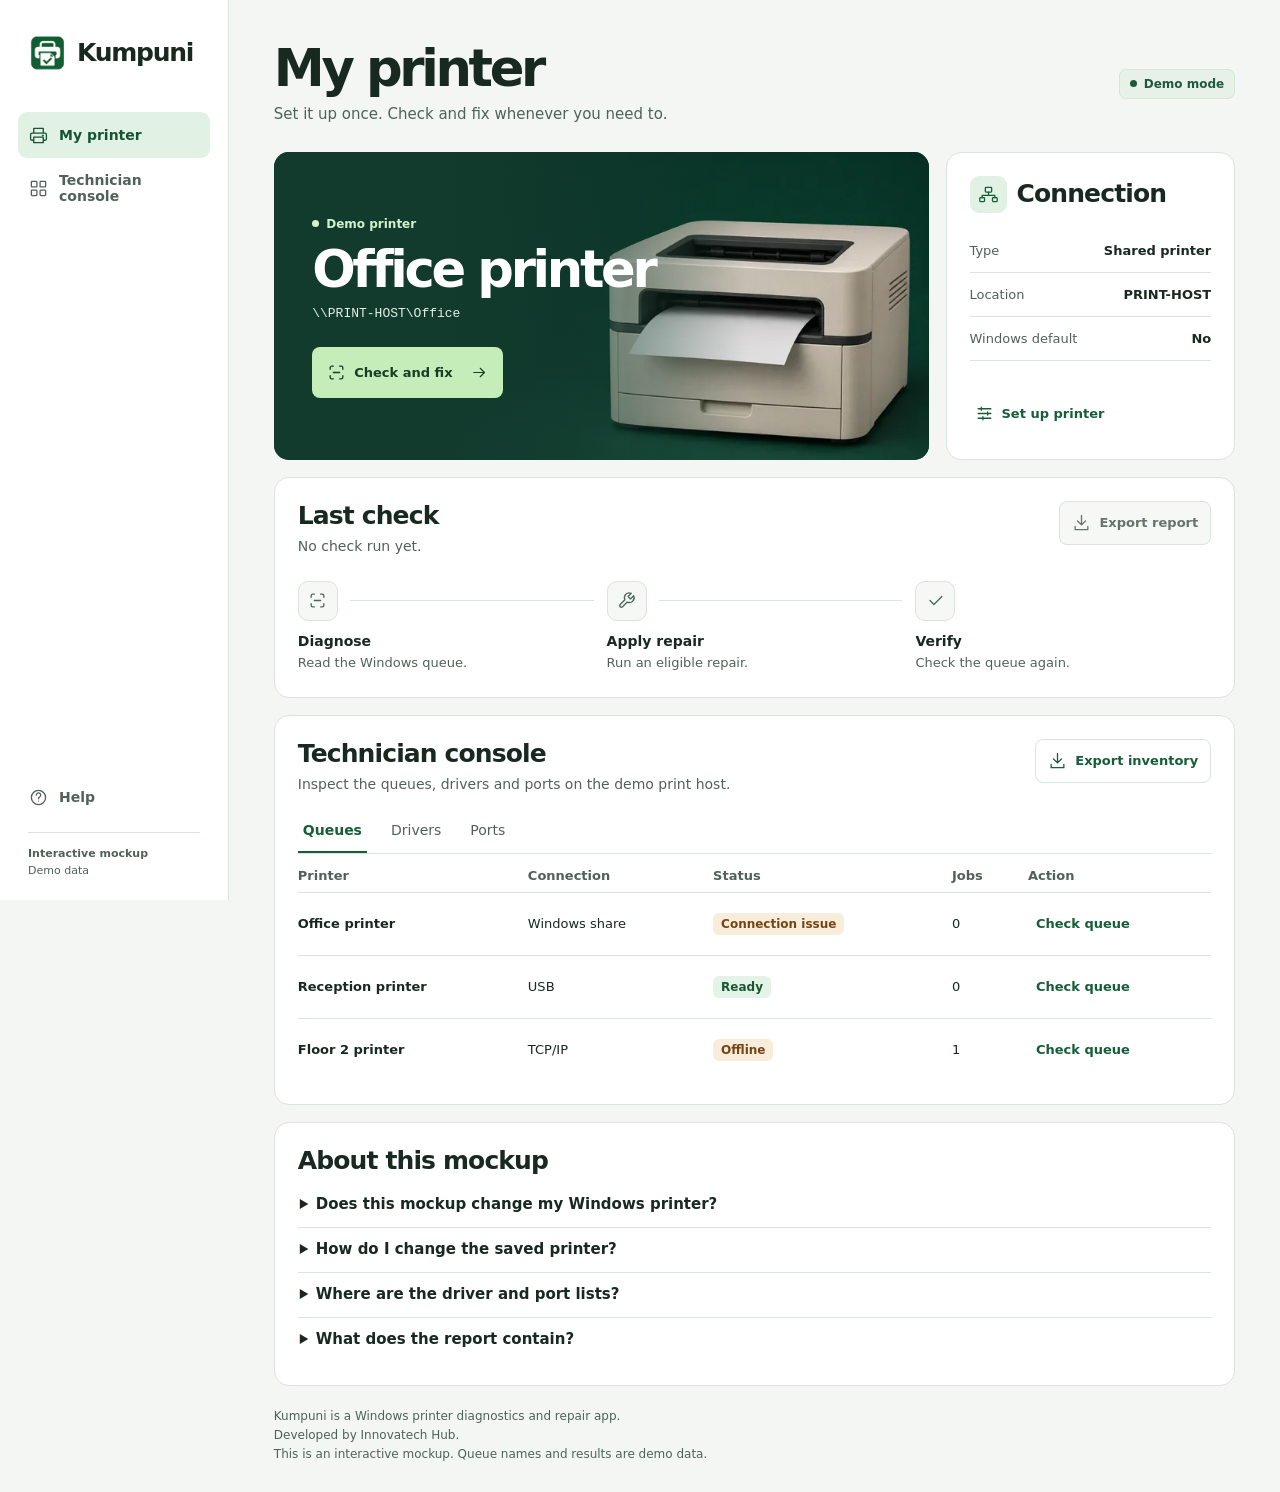
<file: Kumpuni UI Mockup/index.html>
<!doctype html>
<html lang="en">
<head>
<meta charset="utf-8">
<meta name="viewport" content="width=device-width,initial-scale=1">
<title>Kumpuni | Printer repair mockup</title>
<meta name="description" content="Try Kumpuni’s interactive printer repair mockup with one-time setup, a simulated repair and a technician console.">
<link rel="canonical" href="https://kumpuni-ui-mockup.trypragma.site/">
<link rel="icon" href="favicon.ico" sizes="any">
<link rel="icon" href="favicon.svg" type="image/svg+xml">
<link rel="icon" href="favicon-32.png" sizes="32x32" type="image/png">
<link rel="apple-touch-icon" sizes="180x180" href="apple-touch-icon.png">
<link rel="manifest" href="site.webmanifest">
<meta name="theme-color" content="#f4f6f2">
<meta property="og:type" content="website">
<meta property="og:title" content="Kumpuni | Printer repair mockup">
<meta property="og:description" content="Try one-time printer setup, a simulated repair and a technician console.">
<meta property="og:url" content="https://kumpuni-ui-mockup.trypragma.site/">
<meta property="og:image" content="https://kumpuni-ui-mockup.trypragma.site/og-image.png">
<meta property="og:image:width" content="1200">
<meta property="og:image:height" content="630">
<meta name="twitter:card" content="summary_large_image">
<link rel="stylesheet" href="vendor/lenis/lenis.css">
<link rel="stylesheet" href="styles.css">
<script type="application/ld+json">
{"@context":"https://schema.org","@graph":[{"@type":"Organization","name":"Kumpuni","description":"Kumpuni is a Windows printer diagnostics and repair app.","url":"https://kumpuni-ui-mockup.trypragma.site/","logo":"https://kumpuni-ui-mockup.trypragma.site/assets/logo.png","image":"https://kumpuni-ui-mockup.trypragma.site/og-image.png"},{"@type":"WebSite","name":"Kumpuni","url":"https://kumpuni-ui-mockup.trypragma.site/"},{"@type":"FAQPage","mainEntity":[{"@type":"Question","name":"Does this mockup change my Windows printer?","acceptedAnswer":{"@type":"Answer","text":"This browser mockup simulates checks and repairs with demo data."}},{"@type":"Question","name":"How do I change the saved printer?","acceptedAnswer":{"@type":"Answer","text":"Select Set up printer or Change printer, choose a demo queue, and save it."}},{"@type":"Question","name":"Where are the driver and port lists?","acceptedAnswer":{"@type":"Answer","text":"Open Technician console and choose Drivers or Ports."}},{"@type":"Question","name":"What does the report contain?","acceptedAnswer":{"@type":"Answer","text":"The demo report contains check outcomes and uses report-local IDs for queues."}}]}]}
</script>
</head>
<body>
<svg class="symbols" xmlns="http://www.w3.org/2000/svg" aria-hidden="true" width="0" height="0">
<symbol id="i-printer" viewBox="0 0 24 24"><path d="M6 9V3h12v6M6 18H4a2 2 0 0 1-2-2v-5a2 2 0 0 1 2-2h16a2 2 0 0 1 2 2v5a2 2 0 0 1-2 2h-2M6 14h12v7H6zM17 12h1"/></symbol>
<symbol id="i-grid" viewBox="0 0 24 24"><rect x="3" y="3" width="7" height="7" rx="1"/><rect x="14" y="3" width="7" height="7" rx="1"/><rect x="3" y="14" width="7" height="7" rx="1"/><rect x="14" y="14" width="7" height="7" rx="1"/></symbol>
<symbol id="i-arrow" viewBox="0 0 24 24"><path d="M4 12h15m-6-6 6 6-6 6"/></symbol>
<symbol id="i-scan" viewBox="0 0 24 24"><path d="M8 4H6a2 2 0 0 0-2 2v2m12-4h2a2 2 0 0 1 2 2v2M4 16v2a2 2 0 0 0 2 2h2m12-4v2a2 2 0 0 1-2 2h-2M8 12h8"/></symbol>
<symbol id="i-wrench" viewBox="0 0 24 24"><path d="M14 7l3 3 4-4a6 6 0 0 1-8 8l-6 6a2 2 0 0 1-3-3l6-6a6 6 0 0 1 8-8z"/></symbol>
<symbol id="i-check" viewBox="0 0 24 24"><path d="m5 12 5 5L20 7"/></symbol>
<symbol id="i-net" viewBox="0 0 24 24"><rect x="8" y="3" width="8" height="6" rx="1"/><path d="M12 9v4M4 16v-3h16v3"/><rect x="1" y="16" width="6" height="5" rx="1"/><rect x="17" y="16" width="6" height="5" rx="1"/></symbol>
<symbol id="i-down" viewBox="0 0 24 24"><path d="M12 3v12m-5-5 5 5 5-5M4 17v4h16v-4"/></symbol>
<symbol id="i-close" viewBox="0 0 24 24"><path d="m6 6 12 12M18 6 6 18"/></symbol>
<symbol id="i-help" viewBox="0 0 24 24"><circle cx="12" cy="12" r="9"/><path d="M9.2 9a2.8 2.8 0 1 1 4 2.5c-.9.5-1.2 1-1.2 2.2m0 2.8h.01"/></symbol>
<symbol id="i-sliders" viewBox="0 0 24 24"><path d="M4 6h16M4 12h16M4 18h16M8 4v4m8 2v4m-6 2v4"/></symbol>
</svg>
<a class="skip" href="#main">Skip to content</a>
<aside class="sidebar">
  <a class="brand" href="#my-printer" aria-label="Kumpuni home"><img src="assets/logo.png" width="39" height="39" alt=""><span>Kumpuni</span></a>
  <nav aria-label="Workspace">
    <a class="nav-link" href="#my-printer" aria-current="location"><svg class="icon"><use href="#i-printer"/></svg>My printer</a>
    <a class="nav-link" href="#technician"><svg class="icon"><use href="#i-grid"/></svg>Technician console</a>
  </nav>
  <div class="sidebar-foot"><a href="#help" class="nav-link"><svg class="icon"><use href="#i-help"/></svg>Help</a><p>Interactive mockup <span>Demo data</span></p></div>
</aside>
<main id="main" class="workspace">
  <header class="page-head" id="my-printer">
    <div><h1>My printer</h1><p>Set it up once. Check and fix whenever you need to.</p></div>
    <span class="preview"><i></i> Demo mode</span>
  </header>
  <div class="overview">
    <section class="hero" aria-labelledby="printerName" data-scene="my-printer">
      <img class="hero-photo" src="assets/office-printer.webp" srcset="assets/office-printer-640.webp 640w, assets/office-printer.webp 1050w" sizes="(max-width: 570px) 70vw, (max-width: 820px) 50vw, 43vw" alt="" width="1050" height="700" fetchpriority="high">
      <div class="hero-copy">
        <span class="hero-tag"><i></i> <span id="savedLabel">Demo printer</span></span>
        <h2 id="printerName">Office printer</h2>
        <p id="printerPath" class="path">\\PRINT-HOST\Office</p>
        <button id="run" class="button primary" type="button"><svg class="icon"><use href="#i-scan"/></svg><span>Check and fix</span><svg class="icon arrow"><use href="#i-arrow"/></svg></button>
      </div>
    </section>
    <section class="panel details" aria-labelledby="detailsTitle">
      <div class="panel-title"><span class="tile"><svg class="icon"><use href="#i-net"/></svg></span><h2 id="detailsTitle">Connection</h2></div>
      <dl>
        <div><dt>Type</dt><dd id="connectionType">Shared printer</dd></div>
        <div><dt>Location</dt><dd id="connectionHost">PRINT-HOST</dd></div>
        <div><dt>Windows default</dt><dd id="connectionDefault">No</dd></div>
      </dl>
      <button id="change" class="button text-button" type="button"><svg class="icon"><use href="#i-sliders"/></svg><span>Set up printer</span></button>
    </section>
  </div>
  <section class="panel activity" id="last-check" data-scene="last-check" aria-labelledby="lastTitle">
    <div class="section-head"><div><h2 id="lastTitle">Last check</h2><p id="runStatus" role="status" aria-live="polite">No check run yet.</p></div><button id="report" class="button outline" type="button" disabled><svg class="icon"><use href="#i-down"/></svg>Export report</button></div>
    <ol class="steps" aria-label="Repair steps">
      <li data-step="0"><div class="step-top"><span class="step-icon"><svg class="icon"><use href="#i-scan"/></svg></span><span class="step-line"></span></div><h3>Diagnose</h3><p id="step-0">Read the Windows queue.</p></li>
      <li data-step="1"><div class="step-top"><span class="step-icon"><svg class="icon"><use href="#i-wrench"/></svg></span><span class="step-line"></span></div><h3>Apply repair</h3><p id="step-1">Run an eligible repair.</p></li>
      <li data-step="2"><div class="step-top"><span class="step-icon"><svg class="icon"><use href="#i-check"/></svg></span></div><h3>Verify</h3><p id="step-2">Check the queue again.</p></li>
    </ol>
  </section>
  <section class="panel console" id="technician" data-scene="technician" aria-labelledby="consoleTitle">
    <div class="section-head"><div><h2 id="consoleTitle">Technician console</h2><p>Inspect the queues, drivers and ports on the demo print host.</p></div><button id="inventoryReport" class="button outline" type="button"><svg class="icon"><use href="#i-down"/></svg>Export inventory</button></div>
    <div class="tabs" role="tablist" aria-label="Inventory">
      <button id="queuesTab" role="tab" type="button" aria-selected="true" aria-controls="inventory" data-tab="queues">Queues</button>
      <button id="driversTab" role="tab" type="button" aria-selected="false" aria-controls="inventory" tabindex="-1" data-tab="drivers">Drivers</button>
      <button id="portsTab" role="tab" type="button" aria-selected="false" aria-controls="inventory" tabindex="-1" data-tab="ports">Ports</button>
    </div>
    <div id="inventory" role="tabpanel" aria-labelledby="queuesTab" tabindex="0" class="table-wrap" data-lenis-prevent>
      <table><caption class="sr-only">Demo Windows printer queues</caption><thead><tr><th scope="col">Printer</th><th scope="col">Connection</th><th scope="col">Status</th><th scope="col">Jobs</th><th scope="col">Action</th></tr></thead><tbody id="inventoryRows">
      <tr><th scope="row">Office printer</th><td>Windows share</td><td><span class="status attention">Connection issue</span></td><td>0</td><td><button class="button text-button" data-queue="office" type="button">Check queue</button></td></tr>
      <tr><th scope="row">Reception printer</th><td>USB</td><td><span class="status ready">Ready</span></td><td>0</td><td><button class="button text-button" data-queue="reception" type="button">Check queue</button></td></tr>
      <tr><th scope="row">Floor 2 printer</th><td>TCP/IP</td><td><span class="status attention">Offline</span></td><td>1</td><td><button class="button text-button" data-queue="floor2" type="button">Check queue</button></td></tr>
      </tbody></table>
    </div>
    <p id="queueResult" class="queue-result" role="status" aria-live="polite" hidden></p>
  </section>
  <section class="panel help" id="help" data-scene="help" aria-labelledby="helpTitle">
    <h2 id="helpTitle">About this mockup</h2>
    <details><summary>Does this mockup change my Windows printer?</summary><p>This browser mockup simulates checks and repairs with demo data.</p></details>
    <details><summary>How do I change the saved printer?</summary><p>Select Set up printer or Change printer, choose a demo queue, and save it.</p></details>
    <details><summary>Where are the driver and port lists?</summary><p>Open Technician console and choose Drivers or Ports.</p></details>
    <details><summary>What does the report contain?</summary><p>The demo report contains check outcomes and uses report-local IDs for queues.</p></details>
  </section>
  <footer><p>Kumpuni is a Windows printer diagnostics and repair app.</p><p>Developed by Innovatech Hub.</p><p>This is an interactive mockup. Queue names and results are demo data.</p></footer>
</main>
<dialog id="setup" aria-labelledby="setupTitle">
  <form id="setupForm">
    <div class="dialog-head"><h2 id="setupTitle">Set up your printer</h2><button type="button" class="button icon-button" id="closeSetup" aria-label="Close printer setup"><svg class="icon"><use href="#i-close"/></svg></button></div>
    <p>Choose a demo printer. Your choice is saved in this browser.</p>
    <label for="printerSelect">Printer</label>
    <select id="printerSelect" required>
      <option value="office">Office printer (Windows share)</option>
      <option value="reception">Reception printer (USB)</option>
      <option value="floor2">Floor 2 printer (TCP/IP)</option>
    </select>
    <label class="checkbox"><input type="checkbox" id="makeDefault">Show this as the Windows default</label>
    <div class="dialog-actions"><button id="cancelSetup" class="button outline" type="button">Cancel</button><button class="button save" type="submit">Save printer</button></div>
  </form>
</dialog>
<script src="vendor/gsap/gsap.min.js" defer></script>
<script src="vendor/gsap/ScrollTrigger.min.js" defer></script>
<script src="vendor/lenis/lenis.min.js" defer></script>
<script src="script.js" defer></script>
</body>
</html>
</file>
<file: Kumpuni UI Mockup/vendor/lenis/lenis.css>
html.lenis,
html.lenis body {
  height: auto;
}

.lenis:not(.lenis-autoToggle).lenis-stopped {
  overflow: clip;
}

.lenis [data-lenis-prevent],
.lenis [data-lenis-prevent-wheel],
.lenis [data-lenis-prevent-touch],
.lenis [data-lenis-prevent-vertical],
.lenis [data-lenis-prevent-horizontal] {
  overscroll-behavior: contain;
}

.lenis.lenis-smooth iframe {
  pointer-events: none;
}

.lenis.lenis-autoToggle {
  transition-property: overflow;
  transition-duration: 1ms;
  transition-behavior: allow-discrete;
}
</file>
<file: Kumpuni UI Mockup/styles.css>
﻿:root {
  color-scheme: light;
  --bg: #f3f6f2;
  --paper: #fff;
  --ink: #18291f;
  --muted: #506258;
  --line: #d9e4dc;
  --forest: #123b2e;
  --green: #165e37;
  --mint: #e1f2e4;
  --lime: #c4edb9;
  --rail: 229px;
  --radius: 15px;
  font-family: Inter, "Segoe UI Variable", "Segoe UI", system-ui, sans-serif;
}
* { box-sizing: border-box; }
html { scroll-behavior: smooth; }
body { margin: 0; background: var(--bg); color: var(--ink); font-size: 15px; }
a { color: inherit; }
button, select { font: inherit; }
button { cursor: pointer; }
button:disabled { cursor: default; }
h1, h2, h3, p, dl, dd { margin: 0; }
[hidden] { display: none !important; }
[id] { scroll-margin-top: 22px; }
:focus-visible { outline: 3px solid #277d4d; outline-offset: 4px; }
.icon { width: 19px; height: 19px; fill: none; stroke: currentColor; stroke-width: 1.65; stroke-linecap: round; stroke-linejoin: round; flex: 0 0 auto; }
.symbols { position: absolute; }
.sr-only, .skip:not(:focus) { position: absolute; width: 1px; height: 1px; overflow: hidden; clip-path: inset(50%); white-space: nowrap; }
.skip:focus { position: fixed; z-index: 10; top: 10px; left: 10px; padding: 12px 18px; background: white; color: var(--green); }

.sidebar { position: fixed; inset: 0 auto 0 0; width: var(--rail); background: #fff; border-right: 1px solid var(--line); padding: 33px 18px 21px; display: flex; flex-direction: column; z-index: 2; }
.brand { display: flex; align-items: center; gap: 10px; margin: 0 10px 40px; text-decoration: none; font-size: 25px; font-weight: 750; letter-spacing: -.05em; }
.brand img { display: block; object-fit: contain; border-radius: 10px; }
.sidebar nav { display: grid; gap: 5px; }
.nav-link { display: flex; align-items: center; gap: 11px; min-height: 46px; padding: 9px 11px; color: var(--muted); text-decoration: none; font-size: 14px; font-weight: 600; border-radius: 9px; }
.nav-link:hover { background: var(--bg); color: var(--ink); }
.nav-link[aria-current] { background: var(--mint); color: #145433; }
.sidebar-foot { margin-top: auto; }
.sidebar-foot p { margin: 12px 10px 2px; border-top: 1px solid var(--line); padding: 14px 0 0; font-size: 11px; font-weight: 650; color: var(--muted); }
.sidebar-foot p span { display: block; margin-top: 4px; font-weight: 400; }

.workspace { margin-left: var(--rail); padding: 42px clamp(23px, 3.5vw, 60px) 28px; max-width: 1540px; }
.page-head, .section-head { display: flex; align-items: flex-start; justify-content: space-between; gap: 16px; }
.page-head { align-items: center; margin-bottom: 26px; }
.page-head h1 { font-size: clamp(35px, 4vw, 54px); font-weight: 710; letter-spacing: -.065em; line-height: 1.04; margin-bottom: 8px; }
.page-head p, .section-head p { color: var(--muted); line-height: 1.5; }
.preview, .hero-tag { display: inline-flex; align-items: center; gap: 7px; font-size: 12px; font-weight: 650; white-space: nowrap; }
.preview { padding: 7px 10px; color: #22583a; background: #e8f1e7; border: 1px solid #d5e5d7; border-radius: 7px; }
.preview i, .hero-tag i { background: currentColor; width: 7px; height: 7px; border-radius: 50%; }
.overview { display: grid; grid-template-columns: minmax(0, 2.26fr) minmax(235px, 1fr); gap: 17px; }
.hero { position: relative; isolation: isolate; display: flex; align-items: center; min-height: 308px; background: var(--forest); color: white; border-radius: var(--radius); overflow: hidden; }
.hero-photo { position: absolute; inset: 0 0 0 auto; z-index: -2; width: 76%; height: 100%; object-fit: cover; object-position: 73% 55%; }
.hero::after { content: ""; position: absolute; z-index: -1; inset: 0; background: linear-gradient(90deg, #123b2e 0%, #123b2e 25%, #123b2edb 39%, #123b2e12 72%, #123b2e00 100%); pointer-events: none; }
.hero-copy { padding: 26px clamp(21px, 3vw, 43px); }
.hero-tag { color: #d2f2cd; }
.hero h2 { max-width: 420px; font-size: clamp(31px, 4vw, 58px); font-weight: 680; letter-spacing: -.065em; line-height: 1.02; margin: 12px 0 10px; text-wrap: balance; }
.path { font: 13px/1.4 Consolas, monospace; color: #e0f0e4; overflow-wrap: anywhere; }
.button { min-height: 44px; padding: 8px 12px; display: inline-flex; align-items: center; justify-content: center; gap: 8px; border-radius: 8px; border: 1px solid transparent; text-decoration: none; white-space: nowrap; font-weight: 650; font-size: 13px; background: transparent; color: var(--green); transition: background-color .18s ease, color .18s ease, opacity .18s ease; }
.primary { min-height: 51px; margin-top: 24px; padding-inline: 14px; background: var(--lime); color: #173d29; }
.primary:hover { background: #dcf8d3; }
.primary:focus-visible { outline-color: #ddfacf; }
.primary .arrow { margin-left: 10px; width: 17px; }
.primary:disabled { opacity: .85; }
.outline { border-color: var(--line); background: var(--paper); }
.outline:hover:not(:disabled), .text-button:hover { background: var(--mint); }
.outline:disabled { color: #65746a; background: #f6f8f5; }
.save { background: var(--green); color: white; }
.save:hover { background: #0e4829; }
.panel { background: var(--paper); border: 1px solid var(--line); border-radius: var(--radius); padding: 23px; min-width: 0; }
.panel h2 { font-size: clamp(20px, 2vw, 25px); letter-spacing: -.035em; line-height: 1.2; font-weight: 680; }
.panel-title { display: flex; align-items: center; gap: 10px; }
.tile { display: grid; place-items: center; width: 37px; height: 37px; border-radius: 9px; color: var(--green); background: var(--mint); }
.details { display: flex; flex-direction: column; }
.details dl { margin: 16px 0 7px; }
.details dl div { display: grid; grid-template-columns: 1fr auto; align-items: center; gap: 6px; font-size: 13px; min-height: 44px; border-bottom: 1px solid var(--line); }
.details dt { color: var(--muted); }
.details dd { text-align: right; font-weight: 610; overflow-wrap: anywhere; }
.details .button { align-self: flex-start; margin: auto 0 0 -8px; }

.activity, .console, .help { margin-top: 17px; }
.section-head p { margin-top: 5px; font-size: 14px; }
.steps { display: grid; grid-template-columns: repeat(3, minmax(0, 1fr)); gap: 13px; list-style: none; padding: 0; margin: 24px 0 1px; }
.step-top { display: flex; align-items: center; gap: 12px; margin-bottom: 12px; }
.step-icon { width: 40px; height: 40px; border: 1px solid var(--line); color: #4e6557; background: #f5f8f4; border-radius: 10px; display: grid; place-items: center; flex: 0 0 auto; transition: color .25s ease, background-color .25s ease, border-color .25s ease; }
.step-line { height: 1px; background: var(--line); flex: 1; transform-origin: 0 50%; }
.steps li.complete .step-icon, .steps li.active .step-icon { color: var(--green); background: var(--mint); border-color: #b9d9c1; }
.steps li.complete .step-line { background: #8fc59c; }
.steps li.blocked .step-icon { color: #764615; background: #f9efde; border-color: #ebd3aa; }
.steps h3 { font-size: 14px; margin-bottom: 5px; }
.steps p { font-size: 13px; color: var(--muted); line-height: 1.45; }
.tabs { display: flex; gap: 19px; border-bottom: 1px solid var(--line); margin-top: 14px; }
.tabs button { background: transparent; border: 0; border-bottom: 2px solid transparent; padding: 10px 5px; min-height: 44px; color: var(--muted); font-size: 14px; }
.tabs [aria-selected="true"] { color: var(--green); border-bottom-color: var(--green); font-weight: 680; }
.table-wrap { overflow: auto; max-width: 100%; }
table { border-collapse: collapse; width: 100%; font-size: 13px; min-width: 500px; text-align: left; }
thead { color: var(--muted); }
th, td { padding: 9px 8px; border-bottom: 1px solid var(--line); }
th:first-child, td:first-child { padding-left: 0; }
th:last-child, td:last-child { padding-right: 0; }
tr:last-child td, tr:last-child th { border-bottom: 0; }
thead tr:last-child th { border-bottom: 1px solid var(--line); padding-top: 14px; }
td .button { padding-inline: 7px; }
.status { display: inline-block; white-space: nowrap; font-size: 12px; font-weight: 650; padding: 4px 8px; border-radius: 6px; }
.ready { color: #175731; background: #e4f3e7; }
.attention { color: #744514; background: #f8edda; }
.queue-result { color: var(--ink); background: #edf5ed; border-radius: 8px; padding: 12px; margin-top: 12px; }
.help h2 { margin-bottom: 7px; }
.help details { border-bottom: 1px solid var(--line); }
.help details:last-child { border: 0; }
.help summary { cursor: pointer; min-height: 44px; padding: 12px 2px; font-weight: 600; }
.help details p { padding: 0 0 13px 17px; color: var(--muted); line-height: 1.5; }
.workspace footer { color: var(--muted); font-size: 12px; line-height: 1.6; margin-top: 21px; }

dialog { width: min(470px, calc(100% - 28px)); border: 1px solid var(--line); border-radius: var(--radius); padding: 22px; color: var(--ink); }
dialog::backdrop { background-color: #102a20a6; }
.dialog-head, .dialog-actions { display: flex; justify-content: space-between; align-items: center; gap: 10px; }
.dialog-head h2 { font-size: 24px; letter-spacing: -.045em; }
.icon-button { min-width: 44px; }
.icon-button:hover { background: var(--mint); }
dialog p { margin: 6px 0 18px; color: var(--muted); line-height: 1.5; }
dialog select { width: 100%; border: 1px solid #a8bbae; margin-top: 5px; min-height: 44px; border-radius: 8px; color: var(--ink); padding: 0 10px; background: var(--paper); }
.checkbox { display: flex; align-items: center; min-height: 44px; gap: 6px; margin: 8px 0 13px; }
.checkbox input { accent-color: var(--green); }
.dialog-actions { justify-content: flex-end; }

@media (max-width: 1050px) {
  :root { --rail: 194px; }
  .sidebar { padding-inline: 13px; }
  .panel { padding: 18px; }
  .overview { grid-template-columns: minmax(0, 1.65fr) minmax(210px, 1fr); }
}
@media (max-width: 820px) {
  .sidebar { position: static; width: auto; margin: 0; padding: 7px 15px; flex-direction: row; align-items: center; justify-content: space-between; gap: 9px; border-right: 0; border-bottom: 1px solid var(--line); }
  .brand { margin: 0; padding-right: 6px; font-size: 20px; gap: 5px; min-height: 44px; }
  .brand img { width: 32px; height: 32px; }
  .sidebar nav { display: flex; }
  .sidebar-foot { display: none; }
  .workspace { margin: 0; padding: 24px 15px; }
}
@media (max-width: 570px) {
  .sidebar { align-items: stretch; flex-direction: column; gap: 2px; }
  .nav-link { min-height: 44px; padding-inline: 9px; }
  .page-head { align-items: flex-start; margin-bottom: 18px; }
  .page-head h1 { font-size: 36px; }
  .page-head p { font-size: 13px; }
  .overview { grid-template-columns: 1fr; gap: 13px; }
  .hero { min-height: 264px; }
  .hero-photo { width: 70%; object-position: 78% center; }
  .hero::after { background: linear-gradient(90deg, #123b2e 0%, #123b2e 29%, #123b2ee8 44%, #123b2e58 73%, #123b2e17 100%); }
  .hero h2 { max-width: 250px; }
  .activity, .console, .help { margin-top: 13px; }
  .section-head { flex-wrap: wrap; gap: 10px; }
  .steps { grid-template-columns: 1fr; gap: 14px; }
  .steps li { display: grid; grid-template-columns: auto 1fr; column-gap: 12px; }
  .steps h3 { margin: 0; align-self: end; }
  .steps p { grid-column: 2; }
  .step-top { grid-row: span 2; margin: 0; }
  .step-line { display: none; }
}
@media (prefers-reduced-motion: reduce) {
  html { scroll-behavior: auto; }
  *, *::before, *::after { animation-duration: .01ms !important; transition-duration: .01ms !important; }
}
@media (max-width: 570px) {
  .table-wrap table:has(#inventoryRows) { display: block; min-width: 0; }
  .table-wrap table:has(#inventoryRows) thead { position: absolute; width: 1px; height: 1px; overflow: hidden; clip-path: inset(50%); }
  #inventoryRows, #inventoryRows tr { display: block; }
  #inventoryRows tr { display: grid; grid-template-columns: 1fr auto; align-items: center; border-bottom: 1px solid var(--line); padding-block: 9px; }
  #inventoryRows tr:last-child { border-bottom: 0; }
  #inventoryRows :is(th, td) { padding: 3px 0; border: 0; }
  #inventoryRows th { grid-column: 1; }
  #inventoryRows td:nth-child(2) { grid-column: 1; color: var(--muted); }
  #inventoryRows td:nth-child(3) { grid-column: 2; grid-row: 1; text-align: right; }
  #inventoryRows td:nth-child(4) { grid-column: 1; color: var(--muted); }
  #inventoryRows td:nth-child(4)::after { content: " pending"; }
  #inventoryRows td:last-child { grid-column: 2; grid-row: 2 / span 2; text-align: right; }
  .table-wrap table:not(:has(#inventoryRows)) { min-width: 100%; }
}
</file>
